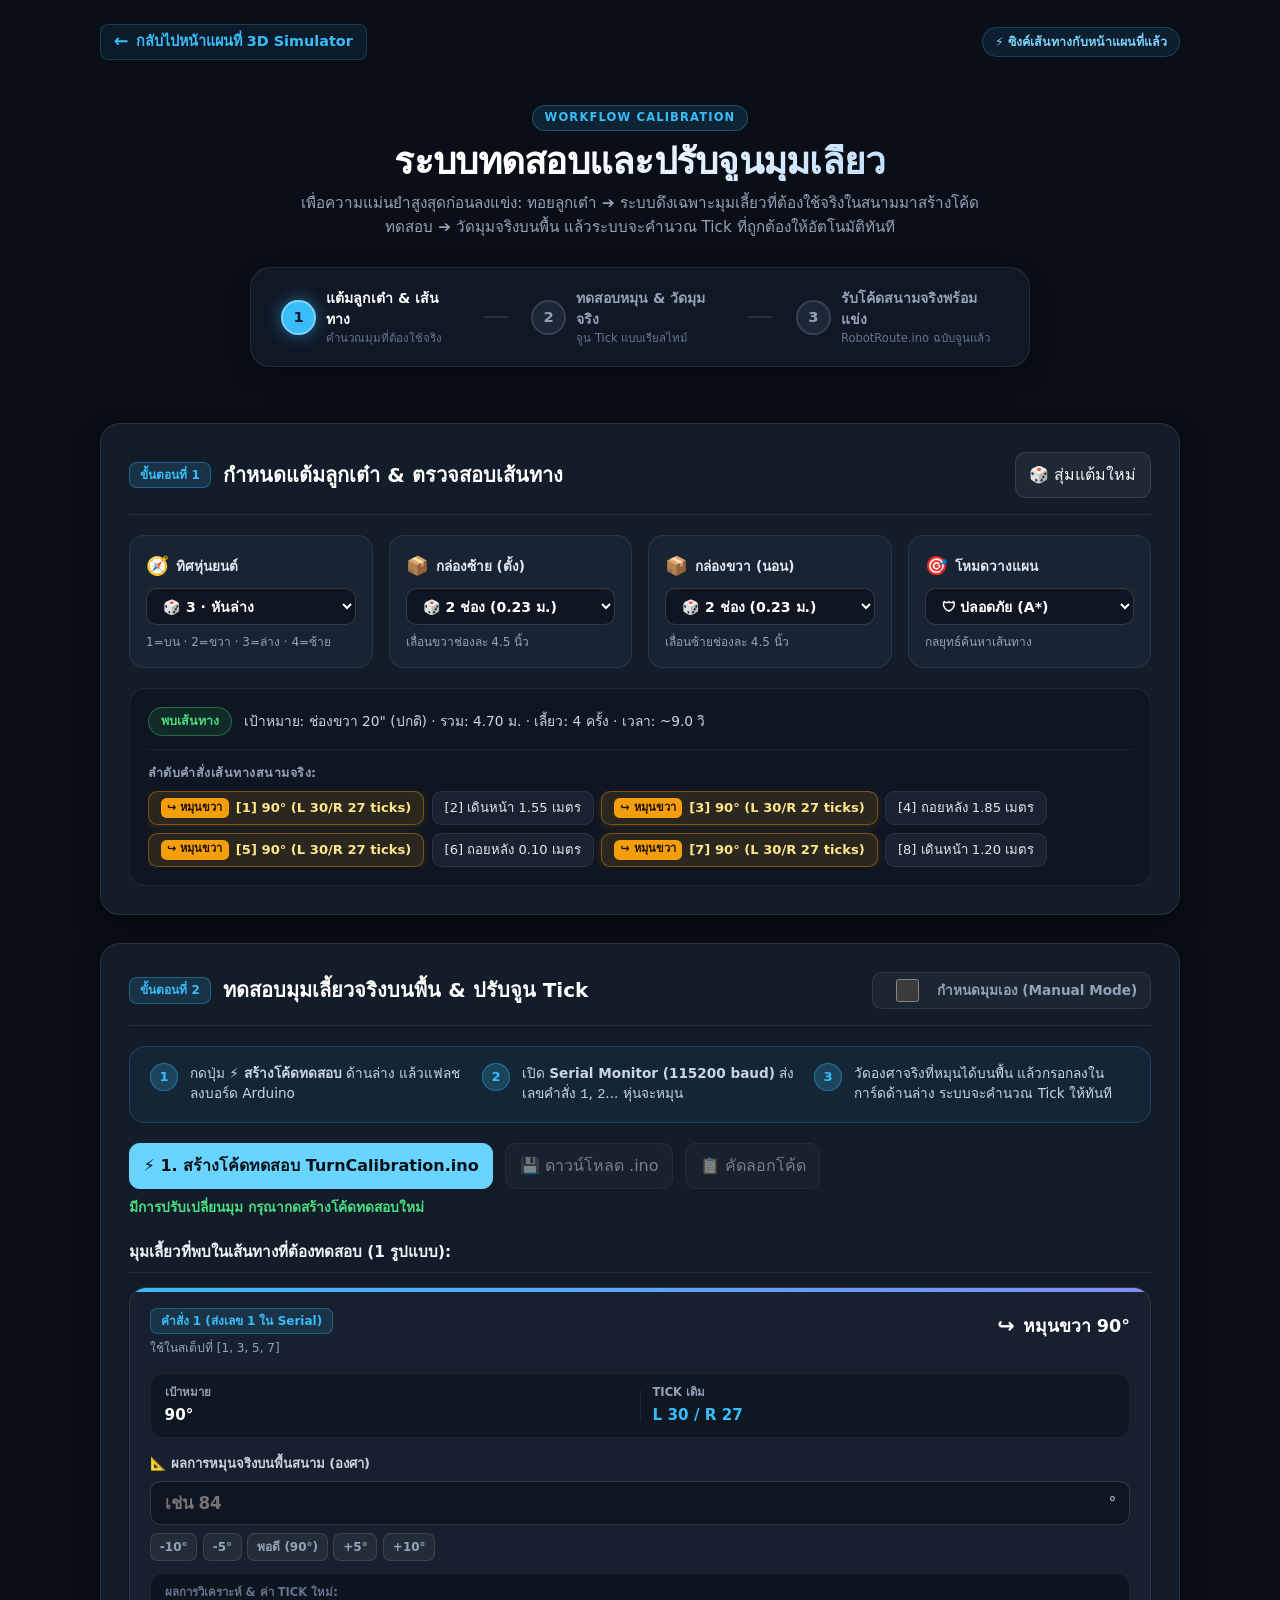
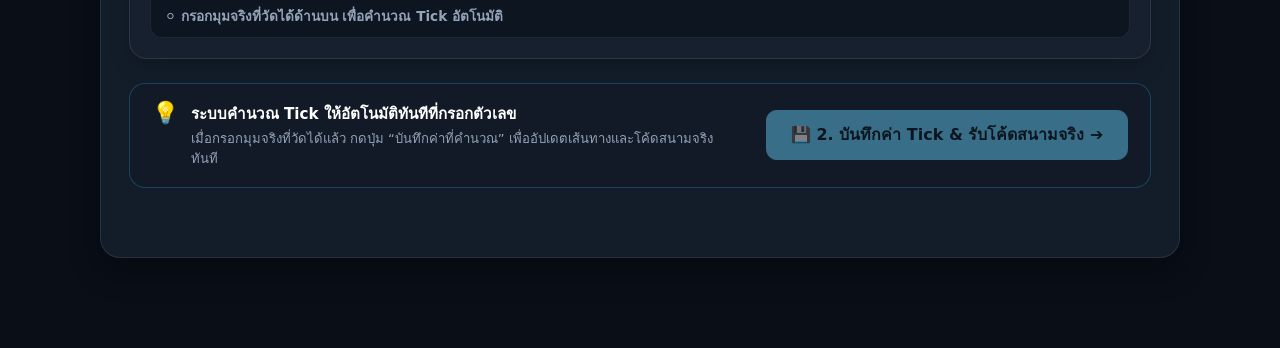
<file: turn-calibration.html>
<!doctype html>
<html lang="th">
<head>
  <meta charset="utf-8">
  <meta name="viewport" content="width=device-width, initial-scale=1">
  <title>ทดสอบและ Calibrate มุมเลี้ยวก่อนลงสนาม</title>
  <link rel="stylesheet" href="./styles.css?v=6">
  <link rel="stylesheet" href="./turn-calibration.css?v=5">
</head>
<body>
  <main class="calibration-shell">
    <!-- Top Nav Bar -->
    <div class="top-nav-bar">
      <a href="./index.html" class="back-link">
        <span class="back-arrow">←</span> กลับไปหน้าแผนที่ 3D Simulator
      </a>
      <div class="top-nav-meta">
        <span class="sync-badge" id="sync-status">⚡ ซิงค์เส้นทางกับหน้าแผนที่</span>
      </div>
    </div>

    <!-- Hero Header with Visual Stepper -->
    <header class="calibration-hero">
      <div class="hero-badge">WORKFLOW CALIBRATION</div>
      <h1>ระบบทดสอบและปรับจูนมุมเลี้ยว</h1>
      <p class="hero-desc">
        เพื่อความแม่นยำสูงสุดก่อนลงแข่ง: ทอยลูกเต๋า ➔ ระบบดึงเฉพาะมุมเลี้ยวที่ต้องใช้จริงในสนามมาสร้างโค้ดทดสอบ ➔ วัดมุมจริงบนพื้น แล้วระบบจะคำนวณ Tick ที่ถูกต้องให้อัตโนมัติทันที
      </p>

      <!-- Stepper Indicator -->
      <nav class="stepper-bar" aria-label="ขั้นตอนการทำงาน">
        <div class="step-node active" id="stepper-1" data-step="1">
          <div class="step-badge-num">1</div>
          <div class="step-label-group">
            <span class="step-title">แต้มลูกเต๋า & เส้นทาง</span>
            <small class="step-caption">คำนวณมุมที่ต้องใช้จริง</small>
          </div>
        </div>
        <div class="step-line" id="line-1-2"></div>
        <div class="step-node" id="stepper-2" data-step="2">
          <div class="step-badge-num">2</div>
          <div class="step-label-group">
            <span class="step-title">ทดสอบหมุน & วัดมุมจริง</span>
            <small class="step-caption">จูน Tick แบบเรียลไทม์</small>
          </div>
        </div>
        <div class="step-line" id="line-2-3"></div>
        <div class="step-node" id="stepper-3" data-step="3">
          <div class="step-badge-num">3</div>
          <div class="step-label-group">
            <span class="step-title">รับโค้ดสนามจริงพร้อมแข่ง</span>
            <small class="step-caption">RobotRoute.ino ฉบับจูนแล้ว</small>
          </div>
        </div>
      </nav>
    </header>

    <!-- ขั้นตอนที่ 1: กำหนดแต้มลูกเต๋า & เส้นทางที่คำนวณได้ -->
    <section class="wizard-card" id="card-dice">
      <div class="card-header">
        <div class="header-left">
          <span class="badge-step">ขั้นตอนที่ 1</span>
          <h2>กำหนดแต้มลูกเต๋า & ตรวจสอบเส้นทาง</h2>
        </div>
        <button id="randomize-dice" class="secondary-button" type="button">
          🎲 สุ่มแต้มใหม่
        </button>
      </div>

      <div class="dice-cards-grid">
        <div class="dice-box">
          <div class="dice-box-header">
            <span class="dice-box-icon">🧭</span>
            <span class="dice-box-title">ทิศหุ่นยนต์</span>
          </div>
          <select id="direction-die" class="modern-select">
            <option value="1">🎲 1 · หันบน</option>
            <option value="2">🎲 2 · หันขวา</option>
            <option value="3" selected>🎲 3 · หันล่าง</option>
            <option value="4">🎲 4 · หันซ้าย</option>
            <option value="5">🎲 5 · หันบน</option>
            <option value="6">🎲 6 · หันขวา</option>
          </select>
          <small class="dice-hint">1=บน · 2=ขวา · 3=ล่าง · 4=ซ้าย</small>
        </div>

        <div class="dice-box">
          <div class="dice-box-header">
            <span class="dice-box-icon">📦</span>
            <span class="dice-box-title">กล่องซ้าย (ตั้ง)</span>
          </div>
          <select id="left-die" class="modern-select">
            <option value="2" selected>🎲 2 ช่อง (0.23 ม.)</option>
            <option value="3">🎲 3 ช่อง (0.34 ม.)</option>
            <option value="4">🎲 4 ช่อง (0.46 ม.)</option>
            <option value="5">🎲 5 ช่อง (0.57 ม.)</option>
            <option value="6">🎲 6 ช่อง (0.69 ม.)</option>
            <option value="7">🎲 7 ช่อง (0.80 ม.)</option>
            <option value="8">🎲 8 ช่อง (0.91 ม.)</option>
            <option value="9">🎲 9 ช่อง (1.03 ม.)</option>
            <option value="10">🎲 10 ช่อง (1.14 ม.)</option>
            <option value="11">🎲 11 ช่อง (1.26 ม.)</option>
            <option value="12">🎲 12 ช่อง (1.37 ม.)</option>
          </select>
          <small class="dice-hint">เลื่อนขวาช่องละ 4.5 นิ้ว</small>
        </div>

        <div class="dice-box">
          <div class="dice-box-header">
            <span class="dice-box-icon">📦</span>
            <span class="dice-box-title">กล่องขวา (นอน)</span>
          </div>
          <select id="right-die" class="modern-select">
            <option value="2" selected>🎲 2 ช่อง (0.23 ม.)</option>
            <option value="3">🎲 3 ช่อง (0.34 ม.)</option>
            <option value="4">🎲 4 ช่อง (0.46 ม.)</option>
            <option value="5">🎲 5 ช่อง (0.57 ม.)</option>
            <option value="6">🎲 6 ช่อง (0.69 ม.)</option>
            <option value="7">🎲 7 ช่อง (0.80 ม.)</option>
            <option value="8">🎲 8 ช่อง (0.91 ม.)</option>
            <option value="9">🎲 9 ช่อง (1.03 ม.)</option>
            <option value="10">🎲 10 ช่อง (1.14 ม.)</option>
            <option value="11">🎲 11 ช่อง (1.26 ม.)</option>
            <option value="12">🎲 12 ช่อง (1.37 ม.)</option>
          </select>
          <small class="dice-hint">เลื่อนซ้ายช่องละ 4.5 นิ้ว</small>
        </div>

        <div class="dice-box">
          <div class="dice-box-header">
            <span class="dice-box-icon">🎯</span>
            <span class="dice-box-title">โหมดวางแผน</span>
          </div>
          <select id="planning-mode" class="modern-select">
            <option value="fastest">⚡ เร็วที่สุด</option>
            <option value="score">🎯 เน้นคะแนน 19 นิ้ว</option>
            <option value="pass" selected>🛡 ปลอดภัย (A*)</option>
          </select>
          <small class="dice-hint">กลยุทธ์ค้นหาเส้นทาง</small>
        </div>
      </div>

      <!-- Route Flow Summary -->
      <div class="route-summary-panel">
        <div class="route-metrics-bar">
          <div class="metrics-left">
            <span class="route-pill" id="route-status-pill">กำลังคำนวณ</span>
            <span id="route-metrics" class="route-metrics-desc">—</span>
          </div>
        </div>
        <div class="route-timeline-wrap">
          <div class="route-timeline-label">ลำดับคำสั่งเส้นทางสนามจริง:</div>
          <div class="route-steps-display" id="route-steps-display" aria-label="ลำดับคำสั่งที่คำนวณได้"></div>
        </div>
      </div>
    </section>

    <!-- ขั้นตอนที่ 2: มุมเลี้ยวที่ต้องทดสอบ & วัดผล (Unified Card Interface) -->
    <section class="wizard-card" id="card-generator">
      <div class="card-header">
        <div class="header-left">
          <span class="badge-step">ขั้นตอนที่ 2</span>
          <h2>ทดสอบมุมเลี้ยวจริงบนพื้น & ปรับจูน Tick</h2>
        </div>
        <label class="custom-toggle-label">
          <input type="checkbox" id="custom-angles-toggle"> กำหนดมุมเอง (Manual Mode)
        </label>
      </div>

      <!-- Instructions & Code Generator Action Bar -->
      <div class="how-to-banner">
        <div class="how-to-steps">
          <div class="how-step">
            <span class="how-num">1</span>
            <span>กดปุ่ม <strong>⚡ สร้างโค้ดทดสอบ</strong> ด้านล่าง แล้วแฟลชลงบอร์ด Arduino</span>
          </div>
          <div class="how-step">
            <span class="how-num">2</span>
            <span>เปิด <strong>Serial Monitor (115200 baud)</strong> ส่งเลขคำสั่ง <code>1</code>, <code>2</code>... หุ่นจะหมุน</span>
          </div>
          <div class="how-step">
            <span class="how-num">3</span>
            <span>วัดองศาจริงที่หมุนได้บนพื้น แล้วกรอกลงในการ์ดด้านล่าง ระบบจะคำนวณ Tick ให้ทันที</span>
          </div>
        </div>
      </div>

      <!-- Generate Test Action Bar -->
      <div class="test-generator-bar">
        <button id="generate-test" class="primary-button" type="button">
          ⚡ 1. สร้างโค้ดทดสอบ TurnCalibration.ino
        </button>
        <button id="download-test" class="secondary-button" type="button" disabled>
          💾 ดาวน์โหลด .ino
        </button>
        <button id="copy-test" class="secondary-button" type="button" disabled>
          📋 คัดลอกโค้ด
        </button>
      </div>
      <p id="generate-status" class="calibration-status" role="status"></p>

      <div id="test-code-panel" hidden>
        <details class="code-peek">
          <summary>🔍 ดูโค้ดทดสอบ TurnCalibration.ino</summary>
          <pre id="test-code"></pre>
        </details>
      </div>

      <!-- Unified Interactive Turn Cards Grid -->
      <div class="turns-heading-bar">
        <div id="turns-intro" class="turns-intro-text">มุมเลี้ยวที่พบในเส้นทางที่ต้องทดสอบ:</div>
      </div>

      <div class="turn-cards-grid" id="trial-grid">
        <!-- Rendered dynamically as unified cards -->
      </div>

      <!-- Hidden results grid placeholder for backward compatibility -->
      <div id="results-grid" hidden></div>

      <!-- Save Actions Panel -->
      <div class="save-actions-panel">
        <div class="save-actions-info">
          <span class="save-indicator-icon">💡</span>
          <div>
            <strong id="save-info-title">ระบบคำนวณ Tick ให้อัตโนมัติทันทีที่กรอกตัวเลข</strong>
            <p id="save-info-desc">เมื่อกรอกมุมจริงที่วัดได้แล้ว กดปุ่ม “บันทึกค่าที่คำนวณ” เพื่ออัปเดตเส้นทางและโค้ดสนามจริงทันที</p>
          </div>
        </div>
        <div class="save-actions-buttons">
          <button id="calculate-ticks" class="secondary-button" type="button" disabled style="display:none;">คำนวณ tick ใหม่</button>
          <button id="save-ticks" class="primary-button save-cta-btn" type="button" disabled>
            💾 2. บันทึกค่า Tick & รับโค้ดสนามจริง ➔
          </button>
        </div>
      </div>
      <p id="result-status" class="calibration-status" role="status"></p>
    </section>

    <!-- ขั้นตอนที่ 3: โค้ดสนามจริงพร้อมแข่ง (Field Code Export) -->
    <section class="wizard-card field-export-card" id="field-export-panel" hidden>
      <div class="field-success-banner">
        <div class="success-badge-icon">🎉</div>
        <div class="success-content">
          <h3>Calibrate สำเร็จ! โค้ดสนามจริงพร้อมใช้งาน</h3>
          <p>
            ค่า Tick ที่คำนวณได้ถูกบันทึกลงในระบบเรียบร้อยแล้ว โค้ดสนามจริง <code>RobotRoute.ino</code> ได้รับการอัปเดตให้หมุนด้วยความแม่นยำสูงสุด
          </p>
        </div>
      </div>

      <div class="field-actions-bar">
        <button id="download-field-route" class="primary-button field-cta-btn" type="button">
          💾 ดาวน์โหลดโค้ดสนามจริง (RobotRoute.ino)
        </button>
        <button id="copy-field-route" class="secondary-button" type="button">
          📋 คัดลอกโค้ดสนามจริง
        </button>
        <button id="retest-btn" class="secondary-button" type="button">
          ↺ ทดสอบมุมซ้ำอีกรอบ
        </button>
        <a href="./index.html" class="button-link-accent">
          🗺️ กลับไปดูแบบจำลอง 3D ➔
        </a>
      </div>

      <details class="code-peek">
        <summary>🔍 ดูโค้ด Arduino สำหรับสนามจริง (RobotRoute.ino)</summary>
        <pre id="field-code-display"></pre>
      </details>
    </section>
  </main>
  <script type="module" src="./turn-calibration-page.js?v=5"></script>
</body>
</html>
</file>
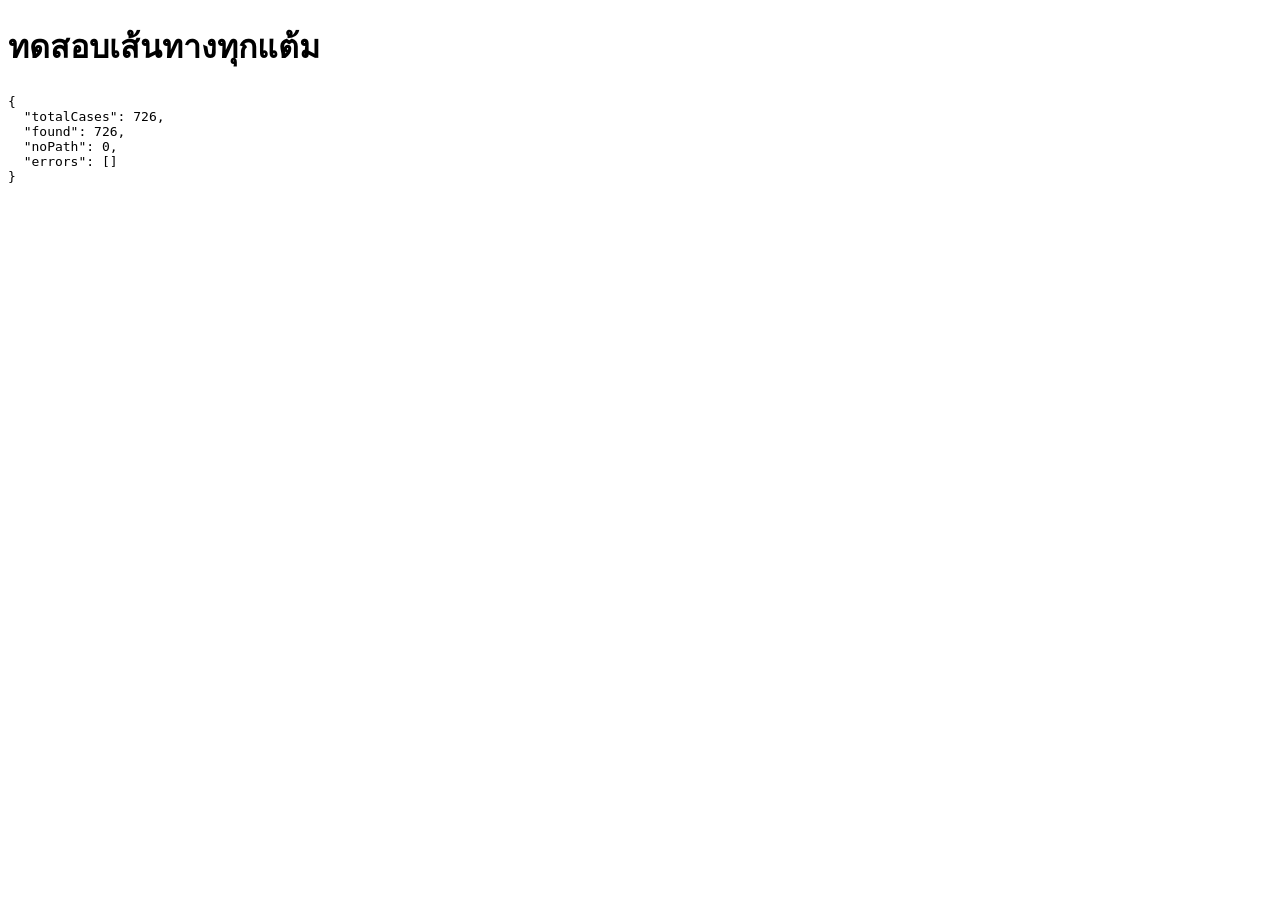
<file: tests/comprehensive_test.html>
<!doctype html>
<html lang="th">
<head><meta charset="utf-8"><title>ทดสอบเส้นทางทุกแต้ม</title></head>
<body>
<h1>ทดสอบเส้นทางทุกแต้ม</h1>
<pre id="result">กำลังทดสอบ…</pre>
<script type="module">
import { buildArenaState, ARENA } from '../arena-state.js';
import { DEFAULT_SETTINGS } from '../settings-store.js';
import { buildCollisionContext, planRoute, pointIsBlocked } from '../path-planner.js';
import { generateArduinoCode } from '../arduino-exporter.js';

const summary = { totalCases: 0, found: 0, noPath: 0, errors: [] };
for (let directionDie = 1; directionDie <= 6; directionDie++) {
  for (let leftDie = 2; leftDie <= 12; leftDie++) {
    for (let rightDie = 2; rightDie <= 12; rightDie++) {
      summary.totalCases++;
      try {
        const diceState = buildArenaState({ directionDie, leftDie, rightDie });
        const route = planRoute({ arena: ARENA, diceState, settings: DEFAULT_SETTINGS });
        if (route.status !== 'found') { summary.noPath++; continue; }
        summary.found++;
        const first = route.points[0];
        if (Math.hypot(first.x - ARENA.robot.x, first.z - ARENA.robot.z) > 1e-6) {
          throw new Error('พิกัดเริ่มของเส้นทางไม่ตรงกับรถจริง');
        }
        const context = { ...buildCollisionContext({ arena: ARENA, diceState, settings: DEFAULT_SETTINGS }), targetGoalType: route.goalType };
        for (const segment of route.segments) {
          const count = Math.max(1, Math.ceil(segment.distance / 0.01));
          for (let step = 0; step <= count; step++) {
            const t = step / count;
            if (pointIsBlocked({
              x: segment.from.x + (segment.to.x - segment.from.x) * t,
              z: segment.from.z + (segment.to.z - segment.from.z) * t,
            }, context)) throw new Error('เส้นทางตัดผ่านสิ่งกีดขวาง');
          }
        }
        if (!generateArduinoCode({ route, diceState, settings: DEFAULT_SETTINGS, arena: ARENA }).includes('ROUTE_STEPS')) {
          throw new Error('ส่งออกโค้ด Arduino ไม่สำเร็จ');
        }
      } catch (error) {
        summary.errors.push({ directionDie, leftDie, rightDie, message: error.message });
      }
    }
  }
}
document.querySelector('#result').textContent = JSON.stringify(summary, null, 2);
</script>
</body>
</html>
</file>
<file: styles.css>
:root {
  color-scheme: dark;
  --ink: #f4f6f8;
  --muted: #9da8b6;
  --panel: rgba(20, 27, 37, 0.92);
  --panel-strong: #171f2b;
  --border: rgba(255, 255, 255, 0.1);
  --accent: #69d4ff;
  --accent-strong: #1ba4dc;
  --orange: #ff9d5c;
  --green: #65e6ae;
  --background: #0a0e14;
  font-family: Inter, ui-sans-serif, system-ui, -apple-system, BlinkMacSystemFont, "Segoe UI", sans-serif;
}

* { box-sizing: border-box; }

body {
  margin: 0;
  min-height: 100vh;
  color: var(--ink);
  background:
    radial-gradient(circle at 72% 10%, rgba(27, 164, 220, 0.13), transparent 32rem),
    radial-gradient(circle at 8% 90%, rgba(101, 230, 174, 0.08), transparent 28rem),
    var(--background);
}

button, select, input { font: inherit; }

button {
  color: var(--ink);
  background: rgba(255, 255, 255, 0.055);
  border: 1px solid var(--border);
  border-radius: 0.65rem;
  padding: 0.62rem 0.85rem;
  cursor: pointer;
  transition: background 160ms ease, border-color 160ms ease, transform 160ms ease;
}

button:hover { background: rgba(255, 255, 255, 0.1); border-color: rgba(105, 212, 255, 0.45); }
button:active { transform: translateY(1px); }
button:focus-visible, select:focus-visible, input:focus-visible { outline: 3px solid rgba(105, 212, 255, 0.45); outline-offset: 2px; }

.app-shell { width: min(1500px, 100%); margin-inline: auto; padding: 2rem clamp(1rem, 3vw, 3rem) 3rem; }

.hero {
  display: flex;
  align-items: end;
  justify-content: space-between;
  gap: 2rem;
  margin-bottom: 1.5rem;
}

.eyebrow, .section-kicker {
  margin: 0 0 0.4rem;
  color: var(--accent);
  font-size: 0.72rem;
  font-weight: 700;
  letter-spacing: 0.16em;
  text-transform: uppercase;
}

h1 { margin: 0; font-size: clamp(2rem, 4vw, 3.8rem); line-height: 1; letter-spacing: -0.045em; }
.hero-copy { max-width: 52rem; margin: 0.8rem 0 0; color: var(--muted); }

.legend { display: flex; flex-wrap: wrap; justify-content: flex-end; gap: 1rem; color: var(--muted); font-size: 0.82rem; }
.legend span { display: inline-flex; align-items: center; gap: 0.45rem; }
.legend-dot { width: 0.58rem; height: 0.58rem; border-radius: 50%; display: inline-block; }
.robot-dot { background: var(--accent); box-shadow: 0 0 12px rgba(105, 212, 255, 0.7); }
.obstacle-dot { background: var(--orange); }
.bonus-dot { background: var(--green); }
.exit-dot { background: #2b896d; }

.workspace { display: grid; grid-template-columns: minmax(260px, 340px) minmax(0, 1fr); gap: 1rem; }
.control-panel, .viewport-panel { background: var(--panel); border: 1px solid var(--border); border-radius: 1rem; overflow: hidden; box-shadow: 0 24px 65px rgba(0, 0, 0, 0.28); }
.control-panel { padding: 1.1rem; }

.panel-heading { display: flex; align-items: flex-start; flex-direction: column; gap: 0.75rem; padding-bottom: 1rem; border-bottom: 1px solid var(--border); }
.panel-actions { display: grid; grid-template-columns: repeat(3, minmax(0, 1fr)); width: 100%; gap: 0.45rem; }
.panel-actions button { min-width: 0; padding-inline: 0.45rem; }
.calibration-link { color: var(--accent); text-decoration: none; font-size: 0.82rem; font-weight: 700; }
.calibration-link:hover { text-decoration: underline; }
h2 { margin: 0; font-size: 1.3rem; }
.icon-button { color: var(--accent); }

.dice-controls { display: grid; gap: 0.85rem; padding-block: 1rem; }
.dice-field { display: grid; grid-template-columns: 1fr auto; align-items: center; gap: 0.35rem 0.75rem; padding: 0.85rem; background: rgba(255, 255, 255, 0.025); border: 1px solid var(--border); border-radius: 0.8rem; }
.dice-label { font-weight: 650; }
.dice-field small { grid-column: 1 / -1; color: var(--muted); font-size: 0.73rem; }
select { min-width: 5.4rem; color: var(--ink); background: #222c39; border: 1px solid rgba(255, 255, 255, 0.16); border-radius: 0.6rem; padding: 0.5rem 0.65rem; }

.status-card { padding: 1rem; border-radius: 0.8rem; background: linear-gradient(135deg, rgba(27, 164, 220, 0.16), rgba(101, 230, 174, 0.07)); border: 1px solid rgba(105, 212, 255, 0.2); }
.status-label { color: var(--accent); font-size: 0.72rem; font-weight: 700; letter-spacing: 0.08em; }
.status-card p { margin: 0.45rem 0 0; font-size: 0.9rem; line-height: 1.5; }

.measurement-toggle, .settings-switch {
  display: flex;
  align-items: center;
  justify-content: space-between;
  gap: 1rem;
  margin-top: 0.9rem;
  padding: 0.85rem;
  border: 1px solid var(--border);
  border-radius: 0.8rem;
  background: rgba(255, 255, 255, 0.025);
}
.measurement-toggle span { display: grid; gap: 0.2rem; }
.measurement-toggle small { color: var(--muted); }
input[type="checkbox"] { width: 2.65rem; height: 1.4rem; margin: 0; accent-color: var(--accent-strong); cursor: pointer; }

.route-card { margin-top: 1rem; padding: 1rem; border: 1px solid var(--border); border-radius: 0.85rem; background: rgba(7, 12, 18, 0.36); }
#manual-route-tools { color: var(--muted); font-size: 0.8rem; }
#manual-route-tools p { line-height: 1.6; }
.manual-route-actions { display: flex; gap: 0.5rem; flex-wrap: wrap; }
.manual-route-actions button { padding: 0.6rem; }
#manual-route-points { max-height: 12rem; overflow-y: auto; padding: 0.2rem 0; margin-top: 0.5rem; list-style: none; }
#manual-route-points li { display: flex; align-items: center; justify-content: space-between; padding: 0.28rem 0.5rem; margin-bottom: 0.2rem; border-radius: 6px; background: rgba(255, 255, 255, 0.03); border: 1px solid rgba(255, 255, 255, 0.05); font-family: ui-monospace, monospace; font-size: 0.76rem; transition: background 0.15s; }
#manual-route-points li:hover { background: rgba(255, 255, 255, 0.07); border-color: rgba(101, 230, 174, 0.25); }
.manual-del-btn { background: transparent; border: 1px solid rgba(255, 111, 94, 0.35); color: #ff8888; border-radius: 4px; padding: 0.1rem 0.4rem; font-size: 0.72rem; cursor: pointer; transition: all 0.15s ease; }
.manual-del-btn:hover { background: rgba(255, 111, 94, 0.25); color: #ffb4a8; border-color: #ff6f5e; }
#arena-canvas[data-route-source="manual"] { cursor: crosshair; touch-action: none; }
[hidden] { display: none !important; }
.route-card-heading { display: flex; align-items: flex-start; justify-content: space-between; gap: 0.75rem; }
.route-card-heading h2 { margin-top: 0.18rem; }
.route-state { flex: 0 0 auto; padding: 0.3rem 0.55rem; border: 1px solid var(--border); border-radius: 999px; color: var(--muted); font-size: 0.72rem; font-weight: 700; }
.route-state[data-state="found"] { color: var(--green); border-color: rgba(101, 230, 174, 0.35); background: rgba(101, 230, 174, 0.08); }
.route-state[data-state="fallback"] { color: #ffdf77; border-color: rgba(255, 223, 119, 0.35); background: rgba(255, 223, 119, 0.08); }
.route-state[data-state="no-path"], .route-state[data-state="start-blocked"] { color: #ffaaa0; border-color: rgba(255, 111, 94, 0.4); background: rgba(255, 111, 94, 0.09); }
.route-stats { display: grid; grid-template-columns: repeat(2, minmax(0, 1fr)); gap: 0.55rem; margin-top: 0.9rem; }
.route-stats div { min-width: 0; padding: 0.65rem; border-radius: 0.65rem; background: rgba(255, 255, 255, 0.035); }
.route-stats span, .route-stats strong { display: block; overflow-wrap: anywhere; }
.route-stats span { color: var(--muted); font-size: 0.7rem; }
.route-stats strong { margin-top: 0.18rem; font-size: 0.88rem; }
.route-card h3 { margin: 1rem 0 0.55rem; font-size: 0.85rem; }
.route-commands { max-height: 14rem; margin: 0; padding-left: 1.45rem; overflow-x: hidden; overflow-y: auto; color: var(--muted); font-size: 0.8rem; line-height: 1.55; overflow-wrap: anywhere; scroll-behavior: smooth; }
.route-commands li + li { margin-top: 0.25rem; }

.measurement-list { margin-top: 1rem; }
.measurement-list div { display: flex; justify-content: space-between; gap: 1rem; padding: 0.6rem 0; border-bottom: 1px solid var(--border); font-size: 0.8rem; }
.measurement-list span { color: var(--muted); }
.measurement-list strong { font-weight: 600; }

.viewport-panel { min-width: 0; }
.viewport-toolbar { min-height: 3.7rem; display: flex; align-items: center; justify-content: space-between; gap: 1rem; padding: 0.75rem 1rem; border-bottom: 1px solid var(--border); }
.viewport-toolbar > div { display: flex; align-items: center; gap: 0.55rem; }
.live-indicator { width: 0.52rem; height: 0.52rem; border-radius: 50%; background: var(--green); box-shadow: 0 0 12px rgba(101, 230, 174, 0.8); }
.view-actions { flex-wrap: wrap; justify-content: flex-end; }

.canvas-wrap { position: relative; min-height: 620px; background: radial-gradient(circle at 50% 35%, #1c2935, #0e141d 72%); }
#arena-canvas { display: block; width: 100%; height: 620px; touch-action: none; }
.orbit-hint { position: absolute; left: 50%; bottom: 0.75rem; transform: translateX(-50%); max-width: calc(100% - 2rem); padding: 0.38rem 0.7rem; border-radius: 999px; color: var(--muted); background: rgba(8, 12, 17, 0.72); font-size: 0.72rem; white-space: nowrap; pointer-events: none; }
.grid-toggle-btn {
  display: inline-flex;
  align-items: center;
  gap: 0.35rem;
  padding: 0.42rem 0.75rem;
  border-radius: 999px;
  font-size: 0.8rem;
  font-weight: 600;
  color: var(--muted);
  background: rgba(14, 20, 29, 0.7);
  border: 1px solid var(--border);
  cursor: pointer;
  transition: all 0.2s ease;
}
.grid-toggle-btn:hover {
  color: var(--ink);
  border-color: rgba(105, 212, 255, 0.45);
}
.grid-toggle-btn.active {
  color: #54c9f3;
  background: rgba(84, 201, 243, 0.12);
  border-color: rgba(84, 201, 243, 0.45);
  box-shadow: 0 0 10px rgba(84, 201, 243, 0.2);
}

.coord-hud {
  position: absolute;
  top: 1rem;
  left: 1rem;
  z-index: 5;
  display: flex;
  align-items: center;
  gap: 0.6rem;
  padding: 0.45rem 0.85rem;
  background: rgba(13, 20, 29, 0.85);
  backdrop-filter: blur(10px);
  border: 1px solid rgba(105, 212, 255, 0.25);
  border-radius: 0.65rem;
  box-shadow: 0 4px 18px rgba(0, 0, 0, 0.35);
  pointer-events: none;
  font-family: ui-monospace, SFMono-Regular, Menlo, Monaco, Consolas, monospace;
}
.coord-hud-badge {
  font-size: 0.75rem;
  font-weight: 700;
  color: #54c9f3;
  display: flex;
  align-items: center;
  gap: 0.3rem;
  white-space: nowrap;
}
.coord-hud-body {
  display: flex;
  align-items: center;
  gap: 0.45rem;
  font-size: 0.8rem;
  color: #e2ebf5;
  white-space: nowrap;
}
.coord-hud-xy strong {
  color: #7af3b9;
}
.coord-hud-extra {
  font-size: 0.72rem;
  color: var(--muted);
}

.coord-hover-tooltip {
  position: absolute;
  z-index: 10;
  pointer-events: none;
  transform: translate(12px, -100%);
  margin-top: -8px;
  padding: 0.3rem 0.6rem;
  border-radius: 0.45rem;
  background: rgba(8, 12, 17, 0.92);
  backdrop-filter: blur(6px);
  border: 1px solid rgba(122, 243, 185, 0.45);
  box-shadow: 0 4px 14px rgba(0, 0, 0, 0.45);
  color: #ffffff;
  font-family: ui-monospace, SFMono-Regular, Menlo, Monaco, Consolas, monospace;
  font-size: 0.75rem;
  font-weight: 600;
  white-space: nowrap;
  letter-spacing: 0.02em;
  transition: opacity 0.1s ease;
}
.coord-hover-tooltip strong {
  color: #7af3b9;
}

.error-message { position: absolute; inset: 1rem; display: grid; place-items: center; margin: 0; padding: 1rem; color: #ffd5cf; background: rgba(93, 22, 22, 0.9); border-radius: 0.75rem; text-align: center; }
.error-message[hidden] { display: none; }

dialog {
  width: min(680px, calc(100% - 1.4rem));
  max-height: calc(100dvh - 1.4rem);
  margin: auto;
  padding: 0;
  color: var(--ink);
  background: #141c27;
  border: 1px solid rgba(105, 212, 255, 0.28);
  border-radius: 1rem;
  box-shadow: 0 30px 100px rgba(0, 0, 0, 0.58);
}
dialog::backdrop { background: rgba(3, 7, 11, 0.76); backdrop-filter: blur(5px); }
#settings-form { max-height: calc(100dvh - 1.4rem); padding: 1.2rem; overflow-y: auto; }
.dialog-heading { display: flex; align-items: flex-start; justify-content: space-between; gap: 1rem; padding-bottom: 1rem; border-bottom: 1px solid var(--border); }
.dialog-close { width: 2.4rem; height: 2.4rem; padding: 0; font-size: 1.45rem; line-height: 1; }
.settings-grid { display: grid; grid-template-columns: repeat(2, minmax(0, 1fr)); gap: 0.9rem; margin-top: 1rem; }
.settings-field { display: grid; gap: 0.4rem; min-width: 0; }
.settings-field > span, .settings-switch > span { font-size: 0.84rem; font-weight: 650; }
.settings-field > span small { color: var(--muted); font-weight: 400; }
.settings-field input, .settings-field select {
  width: 100%;
  min-width: 0;
  padding: 0.65rem 0.72rem;
  color: var(--ink);
  background: #222c39;
  border: 1px solid rgba(255, 255, 255, 0.16);
  border-radius: 0.6rem;
}
.turn-calibration-panel { grid-column: 1 / -1; display: grid; gap: 0.45rem; padding: 0.85rem; border: 1px solid var(--line); border-radius: 0.75rem; background: rgba(255, 255, 255, 0.025); }
.turn-calibration-panel > small { color: var(--muted); line-height: 1.45; }
.turn-calibration-table { display: grid; grid-template-columns: minmax(6.5rem, 0.75fr) minmax(11rem, 1fr) minmax(10rem, 0.9fr); gap: 0.45rem 0.65rem; align-items: center; }
.turn-calibration-table > strong { color: var(--muted); font-size: 0.75rem; }
.turn-calibration-row { display: contents; }
.turn-calibration-row > span { font-size: 0.82rem; font-weight: 700; }
.turn-tick-values, .turn-adjust-actions { display: grid; grid-template-columns: 1fr 1fr; gap: 0.4rem; }
.turn-tick-values label { display: grid; grid-template-columns: auto 1fr; align-items: center; gap: 0.3rem; color: var(--muted); font-size: 0.72rem; }
.turn-tick-values input { width: 100%; min-width: 0; padding: 0.5rem 0.55rem; border: 1px solid var(--line); border-radius: 0.55rem; color: var(--text); background: rgba(7, 13, 20, 0.82); }
.turn-adjust-actions button { min-height: 2.35rem; padding: 0.45rem 0.55rem; font-weight: 750; }
.turn-adjust-actions button:first-child { color: #ffd6aa; border-color: rgba(255, 173, 92, 0.45); }
.turn-adjust-actions button:last-child { color: #a9f4cb; border-color: rgba(105, 232, 169, 0.45); }
.turn-adjust-feedback { min-height: 1.25rem; color: var(--accent) !important; font-weight: 650; }
.settings-switch { position: relative; margin: 0; align-self: end; min-height: 4.55rem; }
.field-error { min-height: 1em; color: #ffaaa0; font-size: 0.7rem; line-height: 1.25; }
.settings-switch .field-error { position: absolute; left: 0.85rem; bottom: 0.2rem; }
.settings-note { margin: 1rem 0 0; padding: 0.8rem; color: var(--muted); background: rgba(105, 212, 255, 0.06); border-radius: 0.7rem; font-size: 0.8rem; line-height: 1.55; }
.dialog-actions { display: flex; align-items: center; flex-wrap: wrap; gap: 0.55rem; margin-top: 1rem; padding-top: 1rem; border-top: 1px solid var(--border); }
.dialog-actions-spacer { flex: 1; }
.primary-button { color: #071118; background: var(--accent); border-color: var(--accent); font-weight: 750; }
.primary-button:hover { color: #071118; background: #8ee0ff; }

/* Quick mode selector */
.route-mode-row {
  display: flex;
  align-items: center;
  justify-content: space-between;
  gap: 0.5rem;
  margin-top: 0.75rem;
  padding: 0.5rem 0.65rem;
  background: rgba(255, 255, 255, 0.03);
  border: 1px solid var(--border);
  border-radius: 0.6rem;
}
.route-mode-row .mode-label {
  font-size: 0.78rem;
  font-weight: 650;
  color: var(--accent);
}
.route-mode-row select {
  flex: 1;
  font-size: 0.8rem;
  padding: 0.35rem 0.5rem;
}

/* Arduino Dialog & Export */
.arduino-dialog {
  width: min(840px, calc(100% - 1.4rem));
}
#arduino-form {
  max-height: calc(100dvh - 1.4rem);
  padding: 1.2rem;
  overflow-y: auto;
  display: flex;
  flex-direction: column;
  gap: 0.9rem;
}
.arduino-toolbar {
  display: flex;
  align-items: center;
  flex-wrap: wrap;
  gap: 0.8rem 1.2rem;
  padding: 0.75rem 0.9rem;
  background: #192432;
  border: 1px solid var(--border);
  border-radius: 0.65rem;
}
.arduino-toolbar-group {
  display: flex;
  align-items: center;
  gap: 0.5rem;
  font-size: 0.84rem;
}
.arduino-toolbar-group select,
.arduino-toolbar-group input {
  padding: 0.35rem 0.6rem;
  font-size: 0.82rem;
  background: #222c39;
  border: 1px solid rgba(255, 255, 255, 0.16);
  color: var(--ink);
  border-radius: 0.45rem;
}
.arduino-recommendation-bar {
  display: flex;
  align-items: center;
  justify-content: space-between;
  gap: 0.8rem;
  padding: 0.6rem 0.85rem;
  background: rgba(30, 75, 95, 0.22);
  border: 1px solid rgba(105, 212, 255, 0.28);
  border-radius: 0.55rem;
  font-size: 0.82rem;
}
.arduino-recommendation-info {
  display: flex;
  align-items: center;
  gap: 0.6rem;
  flex-wrap: wrap;
}
.arduino-recommendation-badge {
  display: inline-flex;
  align-items: center;
  padding: 0.15rem 0.45rem;
  border-radius: 999px;
  background: rgba(105, 212, 255, 0.18);
  color: #7ce2fe;
  font-weight: 600;
  font-size: 0.76rem;
}
.arduino-code-container {
  position: relative;
  border-radius: 0.65rem;
  border: 1px solid rgba(105, 212, 255, 0.22);
  background: #090e14;
  max-height: 420px;
  overflow: auto;
}
.arduino-code {
  display: block;
  padding: 1rem;
  font-family: ui-monospace, SFMono-Regular, Menlo, Monaco, Consolas, "Liberation Mono", "Courier New", monospace;
  font-size: 0.82rem;
  line-height: 1.5;
  color: #c9d1d9;
  tab-size: 2;
  white-space: pre;
  user-select: text;
}
.route-export-actions {
  margin-top: 0.75rem;
}
.export-arduino-btn {
  width: 100%;
  padding: 0.65rem 0.9rem;
  font-size: 0.86rem;
  display: flex;
  align-items: center;
  justify-content: center;
  gap: 0.5rem;
  border-radius: 0.6rem;
  cursor: pointer;
  box-shadow: 0 4px 14px rgba(105, 212, 255, 0.18);
  transition: transform 120ms ease, box-shadow 120ms ease;
}
.export-arduino-btn:hover {
  transform: translateY(-1px);
  box-shadow: 0 6px 18px rgba(105, 212, 255, 0.28);
}
.export-arduino-btn:active {
  transform: translateY(0);
}

/* Simulator Bar */
.simulator-bar {
  display: flex;
  align-items: center;
  justify-content: space-between;
  flex-wrap: wrap;
  gap: 0.75rem 1rem;
  padding: 0.75rem 1rem;
  background: rgba(16, 24, 33, 0.95);
  border-bottom: 1px solid var(--border);
}
.simulator-actions {
  display: flex;
  align-items: center;
  flex-wrap: wrap;
  gap: 0.55rem;
}
.sim-btn {
  display: inline-flex;
  align-items: center;
  gap: 0.4rem;
  font-size: 0.84rem;
  font-weight: 600;
  padding: 0.45rem 0.85rem;
}
.sim-speed-label {
  display: inline-flex;
  align-items: center;
  gap: 0.4rem;
  font-size: 0.8rem;
  color: var(--muted);
  margin-left: 0.3rem;
}
.sim-speed-label select {
  padding: 0.35rem 0.5rem;
  min-width: 4rem;
  font-size: 0.8rem;
}
.sim-status-wrap {
  display: flex;
  align-items: center;
  gap: 0.65rem;
}
.sim-badge {
  font-size: 0.72rem;
  font-weight: 700;
  padding: 0.28rem 0.6rem;
  border-radius: 999px;
  border: 1px solid var(--border);
  color: var(--muted);
}
.sim-badge[data-state="idle"] {
  color: var(--muted);
  border-color: rgba(255, 255, 255, 0.15);
  background: rgba(255, 255, 255, 0.04);
}
.sim-badge[data-state="playing"] {
  color: var(--green);
  border-color: rgba(101, 230, 174, 0.4);
  background: rgba(101, 230, 174, 0.12);
  box-shadow: 0 0 10px rgba(101, 230, 174, 0.2);
}
.sim-badge[data-state="paused"] {
  color: #ffdf77;
  border-color: rgba(255, 223, 119, 0.4);
  background: rgba(255, 223, 119, 0.1);
}
.sim-badge[data-state="finished"] {
  color: var(--accent);
  border-color: rgba(105, 212, 255, 0.4);
  background: rgba(105, 212, 255, 0.12);
}
.sim-step-desc {
  font-size: 0.8rem;
  color: var(--ink);
  font-weight: 550;
}

/* Active command during simulation */
.route-commands li {
  padding: 0.2rem 0.45rem;
  border-radius: 0.35rem;
  transition: background 180ms ease, color 180ms ease, border-color 180ms ease;
  border-left: 2px solid transparent;
}
.route-commands li.active-step {
  background: rgba(105, 212, 255, 0.14);
  border-left-color: var(--accent);
  color: #ffffff;
  font-weight: 650;
}
.route-commands li[data-motion="reverse"] {
  color: #ffd08a;
}
.route-commands li.active-step[data-motion="reverse"] {
  background: rgba(255, 160, 80, 0.18);
  border-left-color: #ff9d5c;
  color: #fff2df;
}

@media (max-width: 900px) {
  .hero { align-items: flex-start; flex-direction: column; }
  .legend { justify-content: flex-start; }
  .workspace { grid-template-columns: 1fr; }
  .viewport-panel { order: -1; }
  .dice-controls { grid-template-columns: repeat(3, minmax(0, 1fr)); }
  .dice-field { grid-template-columns: 1fr; }
  .dice-field small { grid-column: auto; }
  .canvas-wrap { min-height: 500px; }
  #arena-canvas { height: 500px; }
}

@media (max-width: 620px) {
  .app-shell { padding: 1.15rem 0.7rem 2rem; }
  .dice-controls { grid-template-columns: 1fr; }
  .dice-field { grid-template-columns: 1fr auto; }
  .dice-field small { grid-column: 1 / -1; }
  .viewport-toolbar { align-items: flex-start; flex-direction: column; }
  .view-actions { width: 100%; }
  .view-actions button { flex: 1; }
  .canvas-wrap { min-height: 440px; }
  #arena-canvas { height: 440px; }
  .orbit-hint { white-space: normal; text-align: center; }
  .settings-grid { grid-template-columns: 1fr; }
  .turn-calibration-table { grid-template-columns: 1fr; }
  .turn-calibration-table > strong { display: none; }
  .turn-calibration-row { display: grid; grid-template-columns: 1fr; gap: 0.45rem; padding: 0.7rem 0; border-top: 1px solid var(--line); }
  .dialog-actions-spacer { display: none; }
  .dialog-actions button { flex: 1 1 calc(50% - 0.3rem); }
}

@media (max-width: 420px) {
  .app-shell { padding-inline: 0.45rem; }
  .panel-actions { grid-template-columns: 1fr; }
  .route-stats { grid-template-columns: 1fr; }
  .view-actions { display: grid !important; grid-template-columns: 1fr; }
  .coord-hud {
    left: 0.5rem;
    right: 0.5rem;
    align-items: flex-start;
    flex-direction: column;
    gap: 0.2rem;
    padding: 0.4rem 0.6rem;
  }
  .coord-hud-body { flex-wrap: wrap; gap: 0.25rem; font-size: 0.7rem; white-space: normal; }
  .coord-hud-extra { display: none; }
  .dialog-actions button { flex-basis: 100%; }
}

@media (prefers-reduced-motion: reduce) {
  *, *::before, *::after { scroll-behavior: auto !important; transition-duration: 0.01ms !important; }
}

.calibration-link {
  color: #38bdf8 !important;
  background: rgba(56, 189, 248, 0.12) !important;
  border: 1px solid rgba(56, 189, 248, 0.35) !important;
  padding: 0.4rem 0.85rem;
  border-radius: 0.6rem;
  font-size: 0.84rem;
  font-weight: 750;
  text-decoration: none;
  display: inline-flex;
  align-items: center;
  gap: 0.4rem;
  transition: all 0.2s ease;
}
.calibration-link:hover {
  background: rgba(56, 189, 248, 0.22) !important;
  border-color: #38bdf8 !important;
  box-shadow: 0 0 14px rgba(56, 189, 248, 0.35);
}

#route-calibrate-btn {
  background: linear-gradient(135deg, rgba(56, 189, 248, 0.15), rgba(99, 102, 241, 0.15)) !important;
  border: 1px solid rgba(56, 189, 248, 0.4) !important;
  color: #7dd3fc !important;
  transition: all 0.2s ease !important;
}
#route-calibrate-btn:hover {
  background: linear-gradient(135deg, rgba(56, 189, 248, 0.28), rgba(99, 102, 241, 0.28)) !important;
  border-color: #38bdf8 !important;
  color: #ffffff !important;
  box-shadow: 0 4px 16px rgba(56, 189, 248, 0.35) !important;
}
</file>
<file: turn-calibration.css>
/* =====================================================================
 * Turn Calibration Modern Cockpit Stylesheet (v5)
 * ออกแบบเพื่อความสะดวก รวดเร็ว และเข้าใจง่ายที่สุดสำหรับผู้เข้าแข่งขัน
 * ===================================================================== */

:root {
  --primary-accent: #38bdf8;
  --primary-hover: #0284c7;
  --success-accent: #22c55e;
  --success-surface: rgba(34, 197, 94, 0.12);
  --warning-accent: #f59e0b;
  --warning-surface: rgba(245, 158, 11, 0.12);
  --error-accent: #f43f5e;
  --card-bg: #131d2a;
  --card-bg-elevated: #1a2738;
  --card-border: rgba(255, 255, 255, 0.09);
  --card-border-glow: rgba(56, 189, 248, 0.35);
  --input-bg: #0f1622;
  --input-border: rgba(255, 255, 255, 0.15);
  --text-primary: #f8fafc;
  --text-muted: #94a3b8;
  --font-sans: system-ui, -apple-system, BlinkMacSystemFont, 'Segoe UI', Roboto, 'Noto Sans Thai', sans-serif;
}

body {
  font-family: var(--font-sans);
  background: #090e17;
  color: var(--text-primary);
  margin: 0;
  padding: 0;
  line-height: 1.5;
  -webkit-font-smoothing: antialiased;
}

.calibration-shell {
  width: min(1080px, 94vw);
  margin-inline: auto;
  padding: 1.5rem 0 4rem;
}

/* ---------------------------------------------------------------------
 * 1. Top Navigation & Hero Header
 * --------------------------------------------------------------------- */
.top-nav-bar {
  display: flex;
  align-items: center;
  justify-content: space-between;
  gap: 1rem;
  margin-bottom: 1.25rem;
  flex-wrap: wrap;
}

.back-link {
  color: var(--primary-accent);
  text-decoration: none;
  font-weight: 650;
  font-size: 0.9rem;
  display: inline-flex;
  align-items: center;
  gap: 0.45rem;
  padding: 0.4rem 0.8rem;
  border-radius: 0.5rem;
  background: rgba(56, 189, 248, 0.08);
  border: 1px solid rgba(56, 189, 248, 0.2);
  transition: all 0.2s ease;
}

.back-link:hover {
  background: rgba(56, 189, 248, 0.18);
  border-color: rgba(56, 189, 248, 0.4);
  transform: translateX(-2px);
}

.back-arrow {
  font-size: 1.1rem;
  line-height: 1;
}

.top-nav-meta {
  display: flex;
  align-items: center;
  gap: 0.75rem;
}

.sync-badge {
  font-size: 0.78rem;
  font-weight: 600;
  color: #7dd3fc;
  background: rgba(56, 189, 248, 0.1);
  border: 1px solid rgba(56, 189, 248, 0.25);
  padding: 0.3rem 0.75rem;
  border-radius: 999px;
  display: inline-flex;
  align-items: center;
  gap: 0.35rem;
}

.calibration-hero {
  text-align: center;
  padding: 1.5rem 1rem 2rem;
  margin-bottom: 1.5rem;
}

.hero-badge {
  display: inline-block;
  font-size: 0.72rem;
  font-weight: 800;
  letter-spacing: 0.1em;
  color: #38bdf8;
  background: rgba(56, 189, 248, 0.12);
  border: 1px solid rgba(56, 189, 248, 0.3);
  padding: 0.2rem 0.75rem;
  border-radius: 999px;
  margin-bottom: 0.6rem;
  text-transform: uppercase;
}

.calibration-hero h1 {
  font-size: clamp(1.6rem, 3.5vw, 2.3rem);
  font-weight: 800;
  margin: 0.25rem 0 0.6rem;
  letter-spacing: -0.02em;
  background: linear-gradient(135deg, #ffffff 40%, #93c5fd 100%);
  -webkit-background-clip: text;
  -webkit-text-fill-color: transparent;
}

.hero-desc {
  max-width: 680px;
  margin: 0 auto 1.75rem;
  color: var(--text-muted);
  font-size: 0.95rem;
  line-height: 1.6;
}

/* ---------------------------------------------------------------------
 * 2. Visual Stepper Bar (1 ➔ 2 ➔ 3)
 * --------------------------------------------------------------------- */
.stepper-bar {
  display: flex;
  align-items: center;
  justify-content: center;
  max-width: 780px;
  margin: 0 auto;
  padding: 0.85rem 1.25rem;
  background: #101826;
  border: 1px solid var(--card-border);
  border-radius: 1.25rem;
  box-shadow: 0 8px 24px rgba(0, 0, 0, 0.35);
}

.step-node {
  display: flex;
  align-items: center;
  gap: 0.65rem;
  cursor: pointer;
  padding: 0.35rem 0.65rem;
  border-radius: 0.75rem;
  transition: all 0.25s ease;
}

.step-node:hover {
  background: rgba(255, 255, 255, 0.04);
}

.step-badge-num {
  width: 2.2rem;
  height: 2.2rem;
  border-radius: 50%;
  display: flex;
  align-items: center;
  justify-content: center;
  font-size: 0.92rem;
  font-weight: 800;
  color: var(--text-muted);
  background: #1c2738;
  border: 2px solid rgba(255, 255, 255, 0.12);
  transition: all 0.25s ease;
}

.step-label-group {
  display: flex;
  flex-direction: column;
  text-align: left;
}

.step-title {
  font-size: 0.88rem;
  font-weight: 700;
  color: var(--text-muted);
  transition: color 0.25s ease;
}

.step-caption {
  font-size: 0.72rem;
  color: #64748b;
}

.step-line {
  flex: 1;
  height: 2px;
  background: rgba(255, 255, 255, 0.1);
  margin: 0 0.85rem;
  position: relative;
  min-width: 1.5rem;
}

.step-node.active .step-badge-num {
  color: #0f172a;
  background: #38bdf8;
  border-color: #7dd3fc;
  box-shadow: 0 0 16px rgba(56, 189, 248, 0.5);
}

.step-node.active .step-title {
  color: #ffffff;
}

.step-node.completed .step-badge-num {
  color: #ffffff;
  background: #22c55e;
  border-color: #4ade80;
}

.step-node.completed .step-title {
  color: #86efac;
}

/* ---------------------------------------------------------------------
 * 3. Modern Wizard Cards
 * --------------------------------------------------------------------- */
.wizard-card {
  background: var(--card-bg);
  border: 1px solid var(--card-border);
  border-radius: 1.25rem;
  padding: clamp(1.2rem, 3vw, 1.75rem);
  margin-bottom: 1.75rem;
  box-shadow: 0 12px 32px rgba(0, 0, 0, 0.3);
  transition: border-color 0.25s ease;
}

.wizard-card:hover {
  border-color: rgba(255, 255, 255, 0.14);
}

.card-header {
  display: flex;
  align-items: center;
  justify-content: space-between;
  gap: 1rem;
  flex-wrap: wrap;
  padding-bottom: 1rem;
  margin-bottom: 1.25rem;
  border-bottom: 1px solid rgba(255, 255, 255, 0.08);
}

.header-left {
  display: flex;
  align-items: center;
  gap: 0.75rem;
  flex-wrap: wrap;
}

.card-header h2 {
  font-size: 1.25rem;
  font-weight: 750;
  margin: 0;
  color: #ffffff;
}

.badge-step {
  font-size: 0.75rem;
  font-weight: 800;
  color: #38bdf8;
  background: rgba(56, 189, 248, 0.14);
  border: 1px solid rgba(56, 189, 248, 0.35);
  padding: 0.2rem 0.65rem;
  border-radius: 0.5rem;
}

.custom-toggle-label {
  display: inline-flex;
  align-items: center;
  gap: 0.5rem;
  font-size: 0.85rem;
  font-weight: 600;
  color: var(--text-muted);
  cursor: pointer;
  background: rgba(255, 255, 255, 0.04);
  padding: 0.4rem 0.8rem;
  border-radius: 0.6rem;
  border: 1px solid rgba(255, 255, 255, 0.08);
  transition: all 0.2s ease;
}

.custom-toggle-label:hover {
  background: rgba(255, 255, 255, 0.08);
  color: #ffffff;
}

/* ---------------------------------------------------------------------
 * 4. Step 1: Dice Selector Cards
 * --------------------------------------------------------------------- */
.dice-cards-grid {
  display: grid;
  grid-template-columns: repeat(4, minmax(0, 1fr));
  gap: 1rem;
  margin-bottom: 1.25rem;
}

.dice-box {
  background: #182434;
  border: 1px solid rgba(255, 255, 255, 0.08);
  border-radius: 0.95rem;
  padding: 1rem;
  display: flex;
  flex-direction: column;
  gap: 0.5rem;
  transition: transform 0.2s ease, border-color 0.2s ease;
}

.dice-box:hover {
  transform: translateY(-2px);
  border-color: rgba(56, 189, 248, 0.3);
}

.dice-box-header {
  display: flex;
  align-items: center;
  gap: 0.45rem;
}

.dice-box-icon {
  font-size: 1.15rem;
}

.dice-box-title {
  font-size: 0.85rem;
  font-weight: 700;
  color: #e2e8f0;
}

.modern-select {
  width: 100%;
  color: #ffffff;
  background: var(--input-bg);
  border: 1px solid var(--input-border);
  border-radius: 0.65rem;
  padding: 0.55rem 0.75rem;
  font-size: 0.88rem;
  font-weight: 600;
  outline: none;
  cursor: pointer;
  transition: border-color 0.2s ease, box-shadow 0.2s ease;
}

.modern-select:focus {
  border-color: var(--primary-accent);
  box-shadow: 0 0 0 3px rgba(56, 189, 248, 0.2);
}

.dice-hint {
  font-size: 0.75rem;
  color: var(--text-muted);
}

/* ---------------------------------------------------------------------
 * 5. Route Flow Ribbon
 * --------------------------------------------------------------------- */
.route-summary-panel {
  background: #0f1622;
  border: 1px solid rgba(255, 255, 255, 0.08);
  border-radius: 1rem;
  padding: 1.1rem;
}

.route-metrics-bar {
  display: flex;
  align-items: center;
  justify-content: space-between;
  flex-wrap: wrap;
  gap: 0.75rem;
  padding-bottom: 0.85rem;
  border-bottom: 1px solid rgba(255, 255, 255, 0.06);
}

.metrics-left {
  display: flex;
  align-items: center;
  gap: 0.75rem;
  flex-wrap: wrap;
}

.route-pill {
  font-size: 0.78rem;
  font-weight: 800;
  padding: 0.25rem 0.75rem;
  border-radius: 999px;
  background: var(--success-surface);
  color: #4ade80;
  border: 1px solid rgba(74, 222, 128, 0.35);
  display: inline-flex;
  align-items: center;
  gap: 0.35rem;
}

.route-pill[data-state="error"] {
  background: rgba(244, 63, 94, 0.15);
  color: #fda4af;
  border-color: rgba(244, 63, 94, 0.4);
}

.route-metrics-desc {
  font-size: 0.86rem;
  color: #cbd5e1;
}

.route-timeline-wrap {
  margin-top: 0.85rem;
}

.route-timeline-label {
  font-size: 0.78rem;
  font-weight: 700;
  color: var(--text-muted);
  margin-bottom: 0.5rem;
  text-transform: uppercase;
  letter-spacing: 0.04em;
}

.route-steps-display {
  display: flex;
  flex-wrap: wrap;
  align-items: center;
  gap: 0.45rem;
  max-height: 14rem;
  overflow-y: auto;
}

.route-step-chip {
  display: inline-flex;
  align-items: center;
  gap: 0.45rem;
  padding: 0.4rem 0.75rem;
  border-radius: 0.6rem;
  background: #182230;
  border: 1px solid rgba(255, 255, 255, 0.08);
  font-size: 0.82rem;
  color: #e2e8f0;
}

.route-step-chip.turn-chip {
  background: rgba(245, 158, 11, 0.12);
  border-color: rgba(245, 158, 11, 0.4);
  color: #fde68a;
  font-weight: 700;
  box-shadow: 0 2px 8px rgba(245, 158, 11, 0.15);
}

.turn-badge {
  font-size: 0.7rem;
  font-weight: 800;
  padding: 0.1rem 0.4rem;
  border-radius: 0.35rem;
  background: #f59e0b;
  color: #1a0f00;
}

/* ---------------------------------------------------------------------
 * 6. Step 2: How-to Banner & Test Action Bar
 * --------------------------------------------------------------------- */
.how-to-banner {
  background: rgba(56, 189, 248, 0.06);
  border: 1px solid rgba(56, 189, 248, 0.2);
  border-radius: 1rem;
  padding: 1rem 1.25rem;
  margin-bottom: 1.25rem;
}

.how-to-steps {
  display: grid;
  grid-template-columns: repeat(3, minmax(0, 1fr));
  gap: 1rem;
}

.how-step {
  display: flex;
  align-items: flex-start;
  gap: 0.75rem;
  font-size: 0.85rem;
  color: #cbd5e1;
  line-height: 1.5;
}

.how-num {
  width: 1.75rem;
  height: 1.75rem;
  flex-shrink: 0;
  border-radius: 50%;
  background: rgba(56, 189, 248, 0.2);
  border: 1px solid rgba(56, 189, 248, 0.4);
  color: #38bdf8;
  font-weight: 800;
  font-size: 0.82rem;
  display: flex;
  align-items: center;
  justify-content: center;
}

.test-generator-bar {
  display: flex;
  gap: 0.75rem;
  flex-wrap: wrap;
  align-items: center;
  margin-bottom: 0.5rem;
}

.turns-heading-bar {
  margin: 1.5rem 0 0.85rem;
  padding-bottom: 0.5rem;
  border-bottom: 1px solid rgba(255, 255, 255, 0.07);
}

.turns-intro-text {
  font-size: 0.95rem;
  font-weight: 700;
  color: #f1f5f9;
}

/* ---------------------------------------------------------------------
 * 7. Unified Turn Cards Grid (The Core Magic)
 * --------------------------------------------------------------------- */
.turn-cards-grid {
  display: grid;
  grid-template-columns: repeat(auto-fit, minmax(320px, 1fr));
  gap: 1.15rem;
  margin-bottom: 1.5rem;
}

.turn-card {
  background: #16202e;
  border: 1px solid rgba(255, 255, 255, 0.1);
  border-radius: 1.1rem;
  padding: 1.25rem;
  display: flex;
  flex-direction: column;
  gap: 1rem;
  box-shadow: 0 6px 20px rgba(0, 0, 0, 0.25);
  transition: all 0.25s ease;
  position: relative;
  overflow: hidden;
}

.turn-card:hover {
  border-color: rgba(56, 189, 248, 0.35);
  transform: translateY(-2px);
  box-shadow: 0 10px 28px rgba(0, 0, 0, 0.35);
}

.turn-card::before {
  content: '';
  position: absolute;
  top: 0;
  left: 0;
  right: 0;
  height: 4px;
  background: linear-gradient(90deg, #38bdf8, #818cf8);
}

.turn-card-top {
  display: flex;
  align-items: flex-start;
  justify-content: space-between;
  gap: 0.75rem;
}

.turn-label-badge {
  display: flex;
  flex-direction: column;
  gap: 0.3rem;
}

.cmd-pill {
  font-size: 0.75rem;
  font-weight: 800;
  color: #38bdf8;
  background: rgba(56, 189, 248, 0.12);
  border: 1px solid rgba(56, 189, 248, 0.3);
  padding: 0.2rem 0.6rem;
  border-radius: 0.45rem;
  display: inline-block;
  width: fit-content;
}

.usage-pill {
  font-size: 0.75rem;
  color: var(--text-muted);
}

.turn-name {
  display: flex;
  align-items: center;
  gap: 0.5rem;
  font-size: 1.1rem;
  font-weight: 800;
  color: #ffffff;
  margin-top: 0.35rem;
}

.turn-icon {
  font-size: 1.3rem;
  line-height: 1;
}

.turn-card-stats {
  display: grid;
  grid-template-columns: 1fr auto 1fr;
  align-items: center;
  background: #0f1722;
  border: 1px solid rgba(255, 255, 255, 0.06);
  border-radius: 0.75rem;
  padding: 0.65rem 0.85rem;
}

.stat-col {
  display: flex;
  flex-direction: column;
  gap: 0.15rem;
}

.stat-label {
  font-size: 0.72rem;
  font-weight: 600;
  color: var(--text-muted);
  text-transform: uppercase;
}

.stat-val {
  font-size: 0.95rem;
  font-weight: 800;
  color: #ffffff;
}

.stat-val.text-cyan {
  color: #38bdf8;
}

.stat-divider {
  width: 1px;
  height: 2rem;
  background: rgba(255, 255, 255, 0.08);
  margin: 0 0.75rem;
}

.turn-card-action {
  display: flex;
  flex-direction: column;
  gap: 0.75rem;
}

.turn-input-group {
  display: flex;
  flex-direction: column;
  gap: 0.45rem;
}

.input-title {
  font-size: 0.82rem;
  font-weight: 700;
  color: #cbd5e1;
}

.input-with-presets {
  display: flex;
  flex-direction: column;
  gap: 0.5rem;
}

.number-input-wrap {
  position: relative;
  display: flex;
  align-items: center;
}

.actual-degrees {
  width: 100%;
  min-height: 2.75rem;
  padding: 0.5rem 2.2rem 0.5rem 0.85rem;
  border-radius: 0.65rem;
  color: #ffffff;
  background: var(--input-bg);
  border: 1.5px solid var(--input-border);
  font-size: 1.05rem;
  font-weight: 700;
  outline: none;
  box-sizing: border-box;
  transition: all 0.2s ease;
}

.actual-degrees:focus {
  border-color: var(--primary-accent);
  box-shadow: 0 0 0 3px rgba(56, 189, 248, 0.25);
  background: #141e2c;
}

.unit-text {
  position: absolute;
  right: 0.85rem;
  font-size: 1rem;
  font-weight: 700;
  color: var(--text-muted);
  pointer-events: none;
}

.preset-buttons {
  display: flex;
  flex-wrap: wrap;
  gap: 0.35rem;
}

.preset-chip {
  background: rgba(255, 255, 255, 0.06);
  border: 1px solid rgba(255, 255, 255, 0.1);
  color: #94a3b8;
  font-size: 0.75rem;
  font-weight: 600;
  padding: 0.25rem 0.55rem;
  border-radius: 0.45rem;
  cursor: pointer;
  transition: all 0.18s ease;
}

.preset-chip:hover {
  background: rgba(56, 189, 248, 0.15);
  border-color: rgba(56, 189, 248, 0.35);
  color: #38bdf8;
}

.turn-live-result {
  background: #0d1520;
  border: 1px solid rgba(255, 255, 255, 0.07);
  border-radius: 0.75rem;
  padding: 0.65rem 0.85rem;
}

.result-title {
  display: block;
  font-size: 0.72rem;
  font-weight: 700;
  color: #64748b;
  margin-bottom: 0.3rem;
  text-transform: uppercase;
}

.trial-suggestion {
  display: block;
  font-size: 0.85rem;
  font-weight: 650;
  line-height: 1.45;
  color: #94a3b8;
}

.trial-suggestion.success {
  color: #4ade80;
}

.trial-suggestion.warning {
  color: #fbbf24;
}

/* ---------------------------------------------------------------------
 * 8. Save Actions Panel
 * --------------------------------------------------------------------- */
.save-actions-panel {
  display: flex;
  align-items: center;
  justify-content: space-between;
  flex-wrap: wrap;
  gap: 1.25rem;
  background: #111a26;
  border: 1px solid rgba(56, 189, 248, 0.25);
  border-radius: 1rem;
  padding: 1.15rem 1.35rem;
  margin-top: 1rem;
}

.save-actions-info {
  display: flex;
  align-items: flex-start;
  gap: 0.75rem;
  max-width: 580px;
}

.save-indicator-icon {
  font-size: 1.35rem;
  line-height: 1;
}

.save-actions-info strong {
  font-size: 0.95rem;
  color: #ffffff;
}

.save-actions-info p {
  font-size: 0.82rem;
  color: var(--text-muted);
  margin: 0.2rem 0 0;
}

.save-cta-btn {
  font-size: 1rem !important;
  font-weight: 800 !important;
  padding: 0.75rem 1.5rem !important;
  box-shadow: 0 4px 16px rgba(56, 189, 248, 0.35);
  transition: all 0.2s ease !important;
}

.save-cta-btn:not(:disabled):hover {
  transform: translateY(-2px);
  box-shadow: 0 6px 22px rgba(56, 189, 248, 0.5);
}

/* ---------------------------------------------------------------------
 * 9. Step 3: Field Export Success Card
 * --------------------------------------------------------------------- */
.field-export-card {
  background: rgba(34, 197, 94, 0.06);
  border: 1.5px solid rgba(34, 197, 94, 0.35);
  animation: glowIn 0.4s ease;
}

@keyframes glowIn {
  from { opacity: 0; transform: translateY(8px); }
  to { opacity: 1; transform: translateY(0); }
}

.field-success-banner {
  display: flex;
  align-items: flex-start;
  gap: 1rem;
  margin-bottom: 1.25rem;
}

.success-badge-icon {
  font-size: 2.5rem;
  line-height: 1;
}

.success-content h3 {
  font-size: 1.3rem;
  font-weight: 800;
  color: #4ade80;
  margin: 0 0 0.35rem;
}

.success-content p {
  color: #cbd5e1;
  font-size: 0.92rem;
  line-height: 1.6;
  margin: 0;
}

.field-actions-bar {
  display: flex;
  flex-wrap: wrap;
  gap: 0.75rem;
  margin-bottom: 1.25rem;
}

.field-cta-btn {
  background: linear-gradient(135deg, #16a34a, #22c55e) !important;
  border-color: #4ade80 !important;
  font-weight: 800 !important;
  box-shadow: 0 4px 18px rgba(34, 197, 94, 0.4) !important;
}

.field-cta-btn:hover {
  box-shadow: 0 6px 24px rgba(34, 197, 94, 0.6) !important;
}

.button-link-accent {
  display: inline-flex;
  align-items: center;
  gap: 0.45rem;
  padding: 0.65rem 1.15rem;
  border-radius: 0.65rem;
  font-size: 0.88rem;
  font-weight: 700;
  text-decoration: none;
  color: var(--primary-accent);
  background: rgba(56, 189, 248, 0.1);
  border: 1px solid rgba(56, 189, 248, 0.3);
  transition: all 0.2s ease;
}

.button-link-accent:hover {
  background: rgba(56, 189, 248, 0.2);
  border-color: var(--primary-accent);
  transform: translateX(2px);
}

.code-peek {
  background: #090e17;
  border: 1px solid rgba(255, 255, 255, 0.08);
  border-radius: 0.85rem;
  padding: 0.75rem 1rem;
}

.code-peek summary {
  cursor: pointer;
  color: var(--primary-accent);
  font-weight: 700;
  font-size: 0.88rem;
}

.code-peek pre {
  max-height: 26rem;
  overflow: auto;
  padding: 0.85rem;
  border-radius: 0.65rem;
  background: #060a10;
  font-size: 0.78rem;
  border: 1px solid rgba(255, 255, 255, 0.06);
  margin-top: 0.75rem;
}

/* ---------------------------------------------------------------------
 * 10. Status Messages & Utilities
 * --------------------------------------------------------------------- */
.calibration-status {
  font-size: 0.86rem;
  font-weight: 600;
  color: #4ade80;
  min-height: 1.3rem;
  margin: 0.5rem 0 0.75rem;
}

.calibration-status[data-error="true"] {
  color: #fb7185;
}

button:disabled {
  opacity: 0.45;
  cursor: not-allowed !important;
  box-shadow: none !important;
  transform: none !important;
}

/* ---------------------------------------------------------------------
 * 11. Responsive Breakpoints
 * --------------------------------------------------------------------- */
@media (max-width: 860px) {
  .dice-cards-grid {
    grid-template-columns: repeat(2, minmax(0, 1fr));
  }
  .how-to-steps {
    grid-template-columns: 1fr;
  }
  .stepper-bar {
    flex-direction: column;
    gap: 0.75rem;
    align-items: stretch;
  }
  .step-line {
    display: none;
  }
  .step-node {
    justify-content: flex-start;
  }
  .save-actions-panel {
    flex-direction: column;
    align-items: stretch;
  }
}

@media (max-width: 520px) {
  .dice-cards-grid {
    grid-template-columns: 1fr;
  }
  .turn-cards-grid {
    grid-template-columns: 1fr;
  }
  .test-generator-bar {
    flex-direction: column;
    align-items: stretch;
  }
}
</file>
